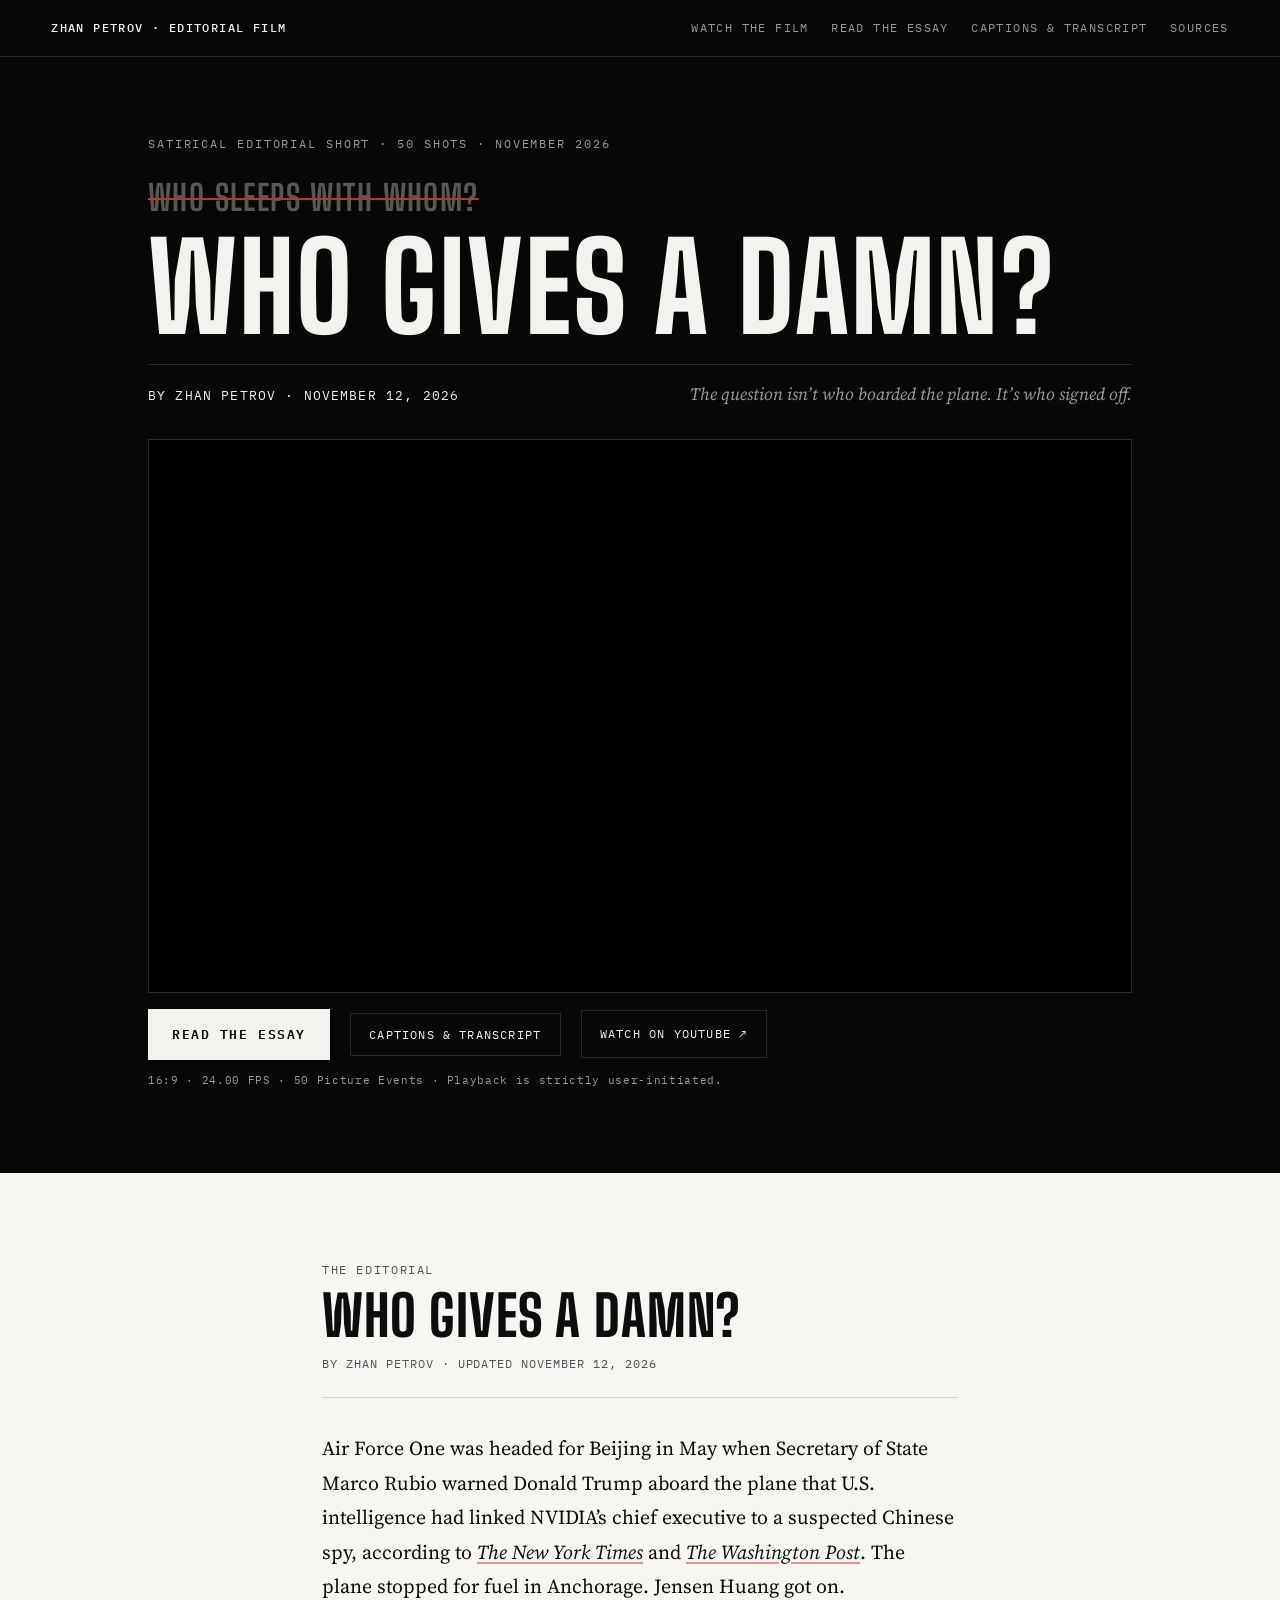
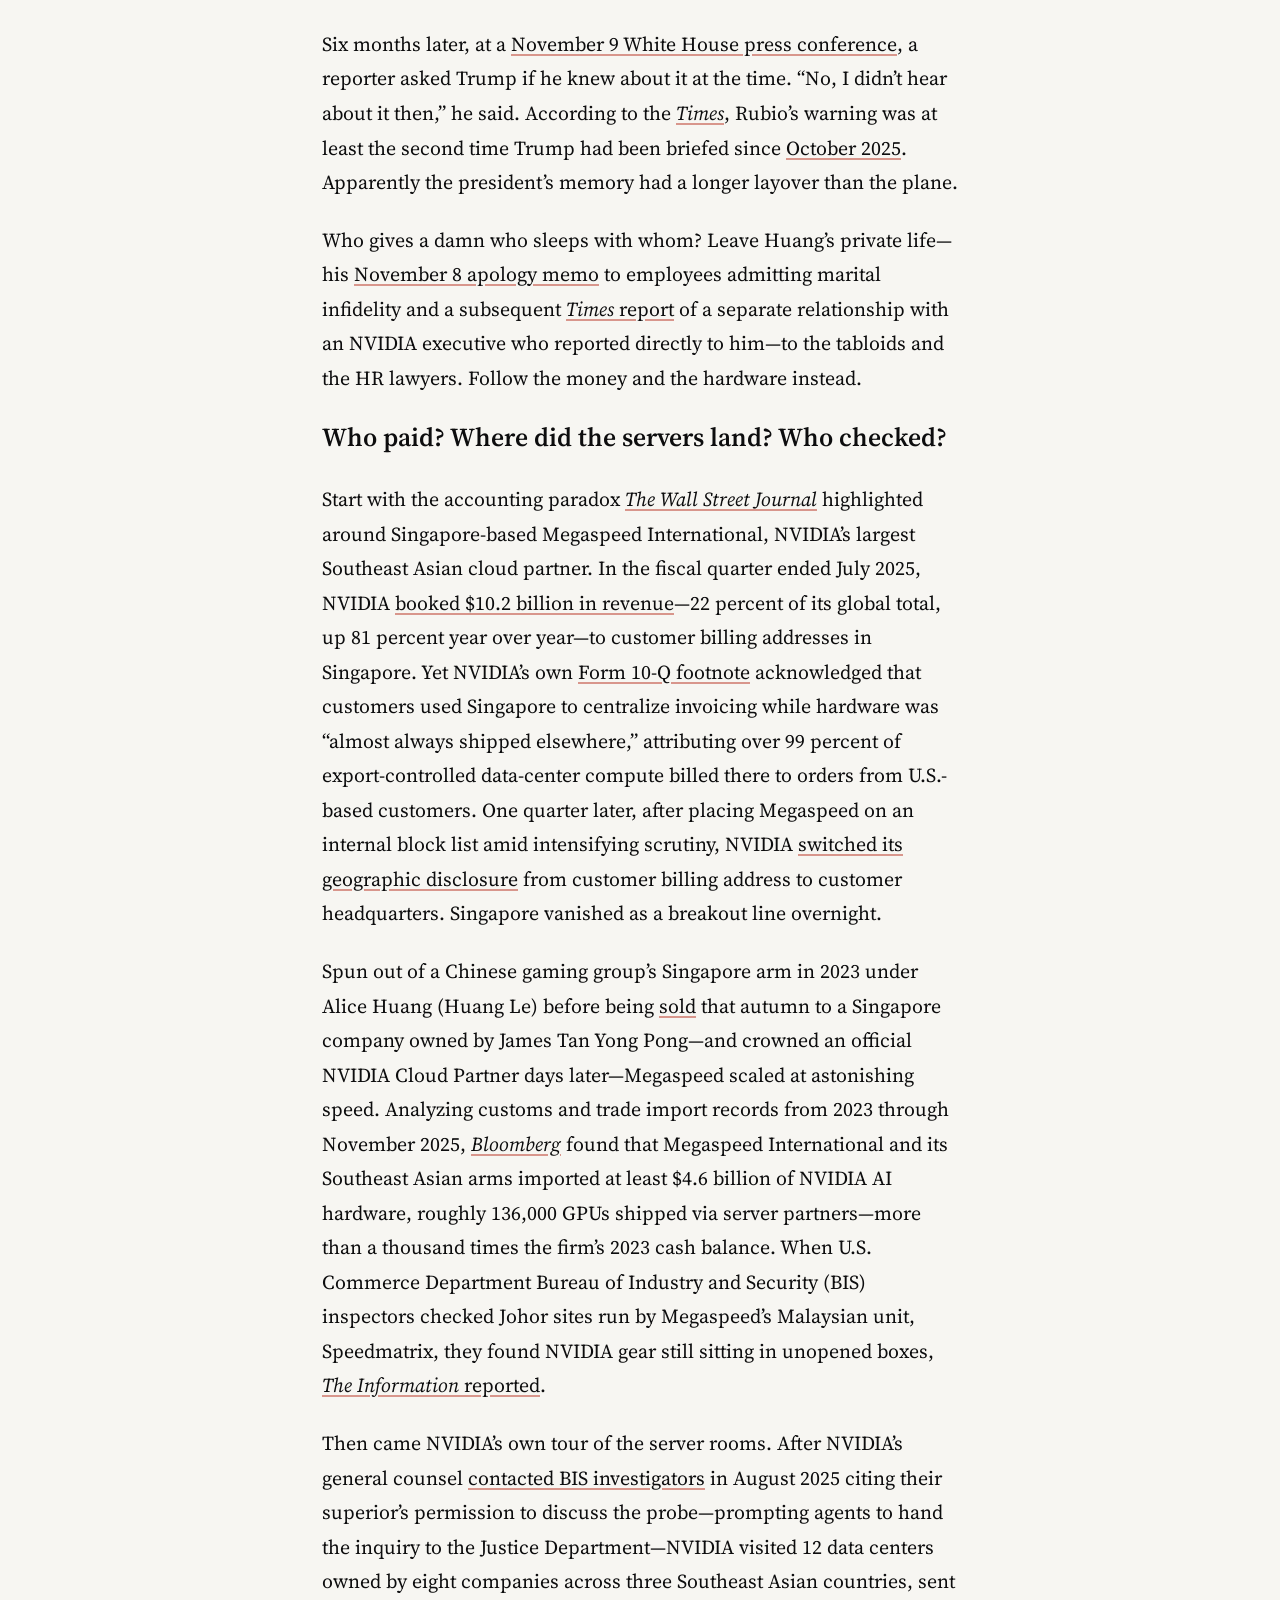
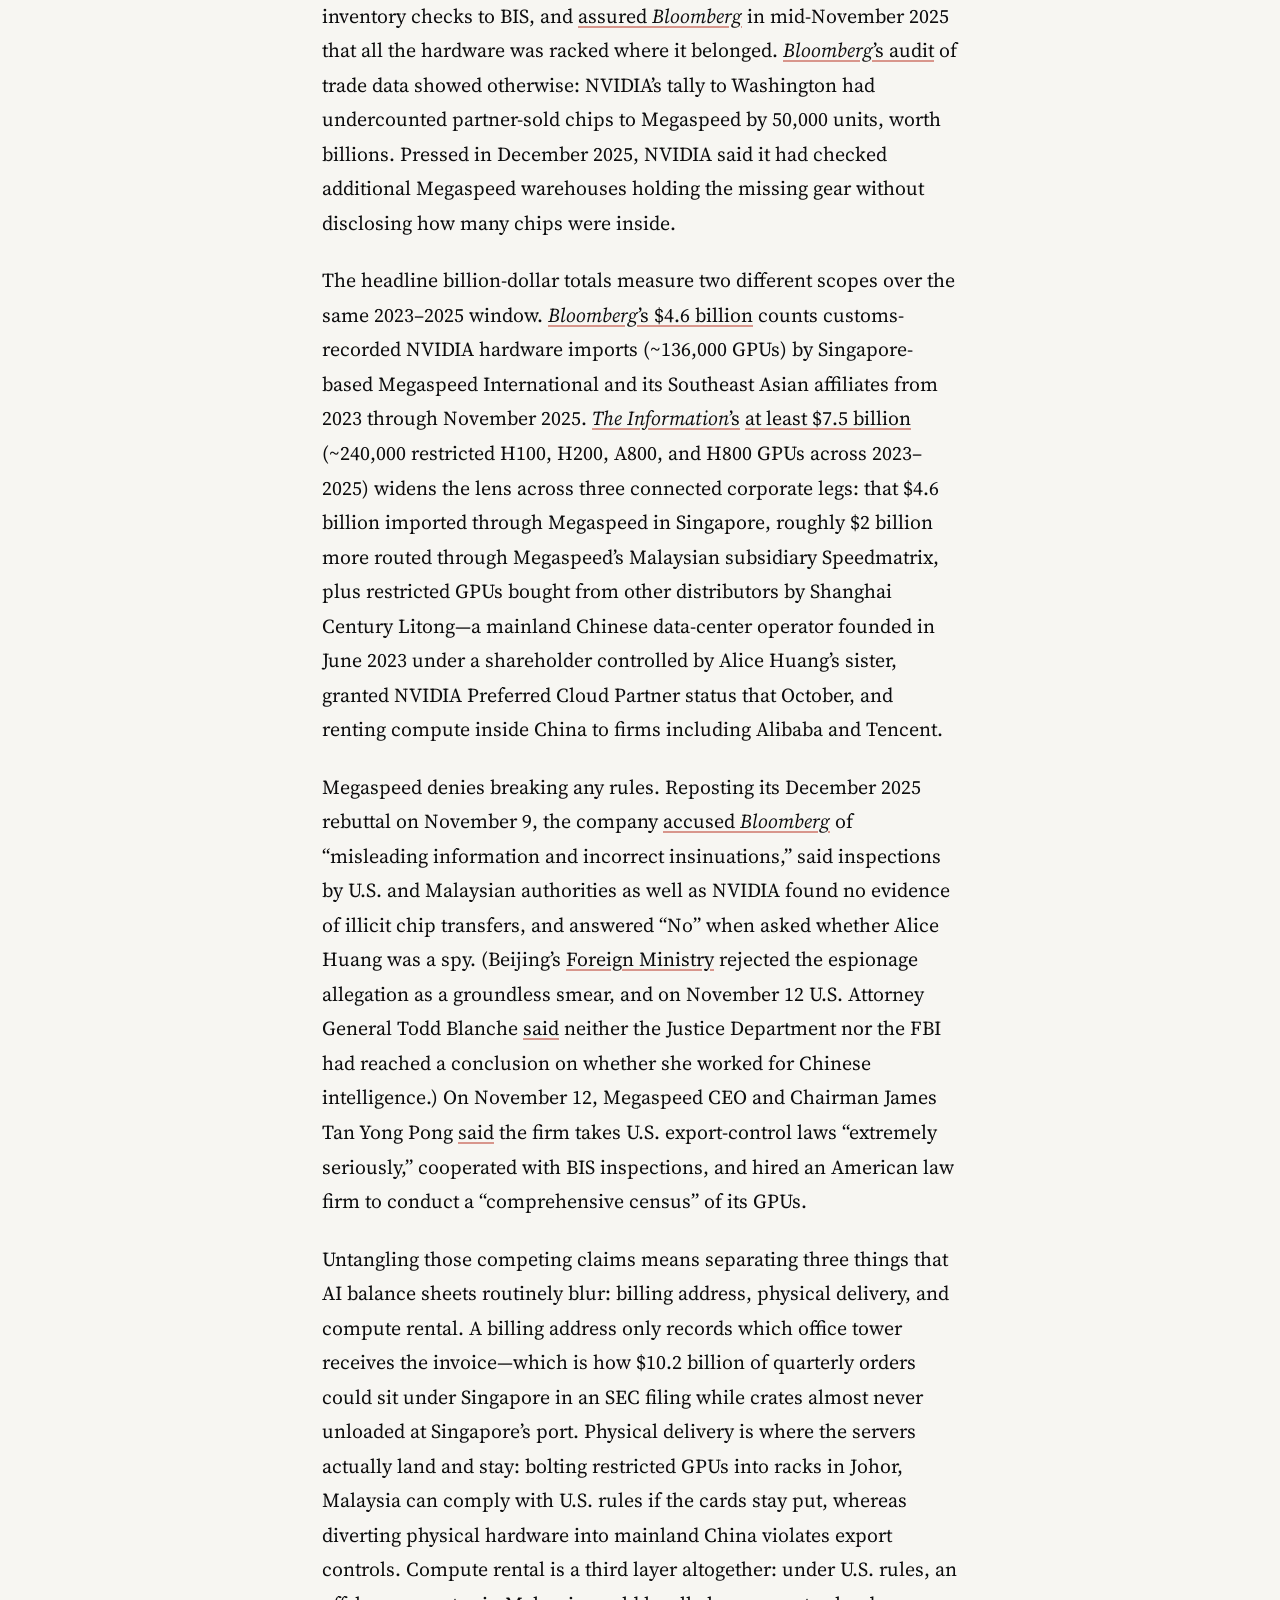
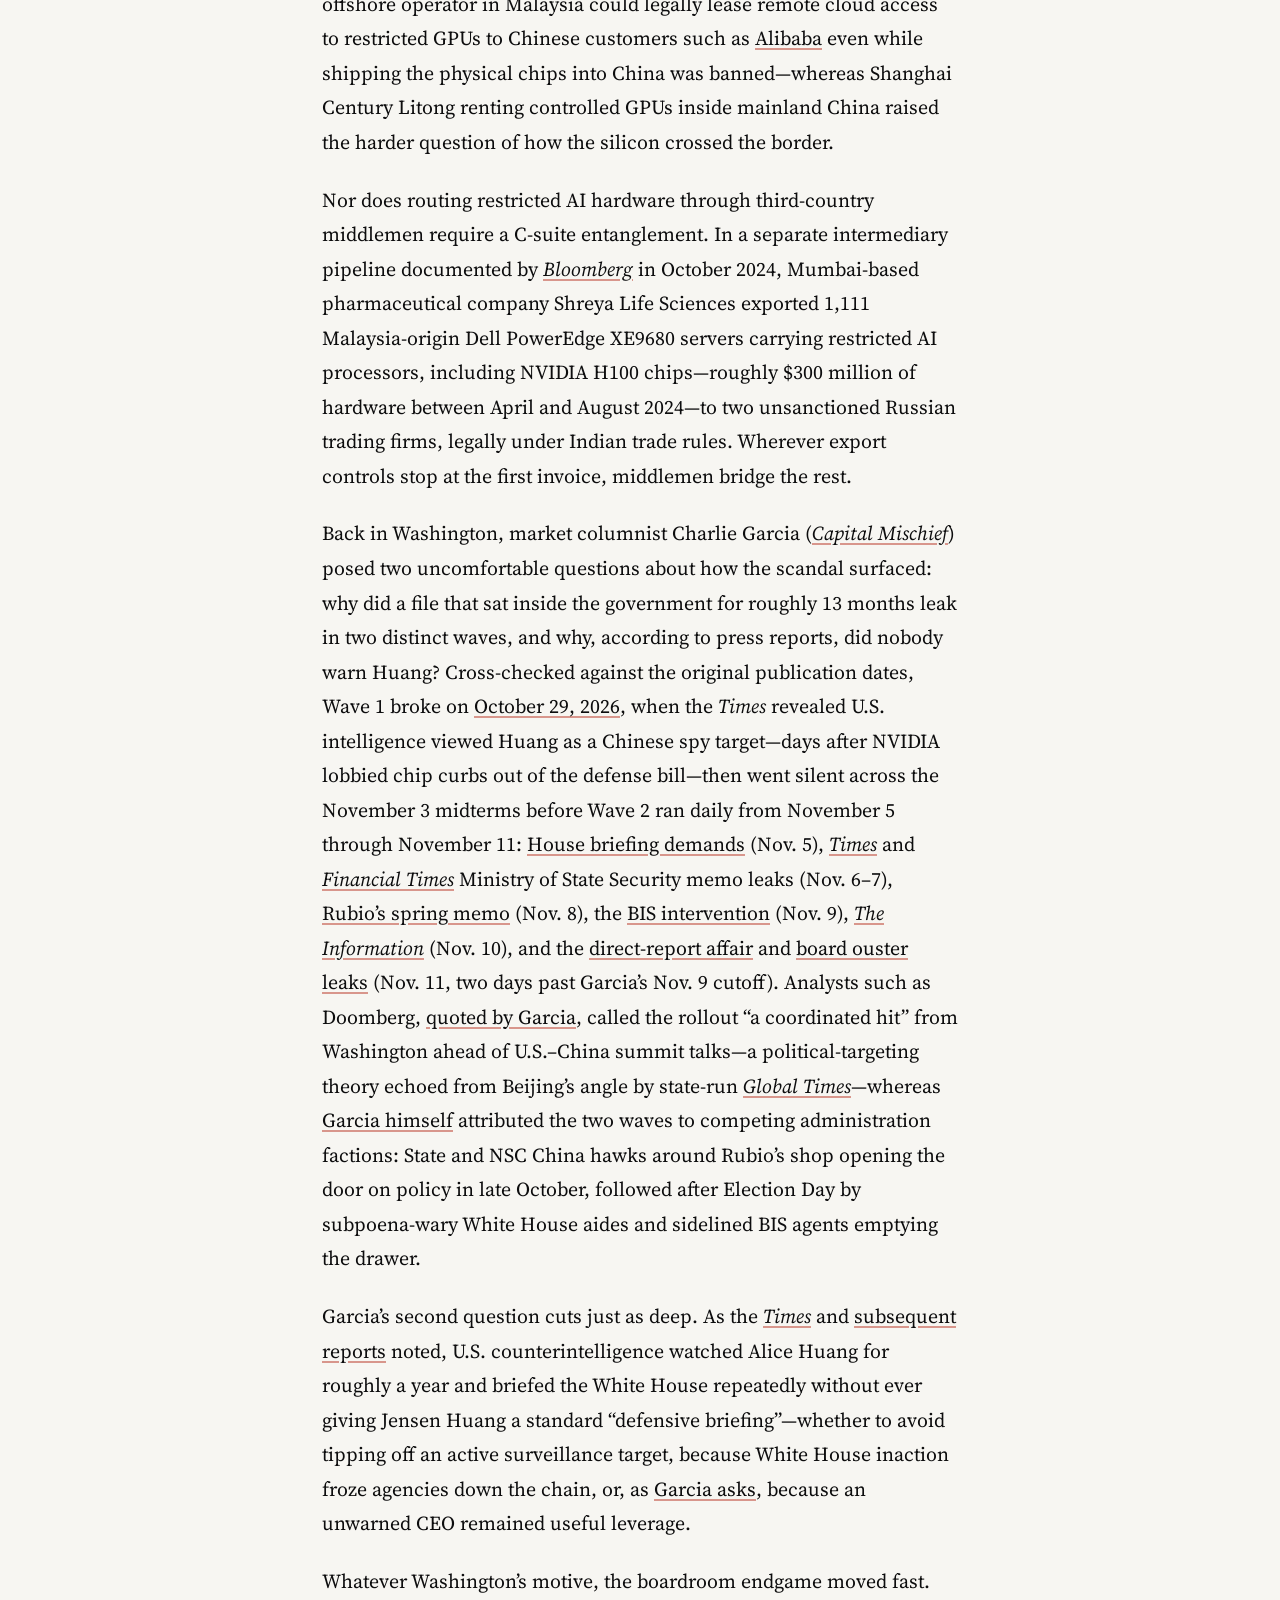
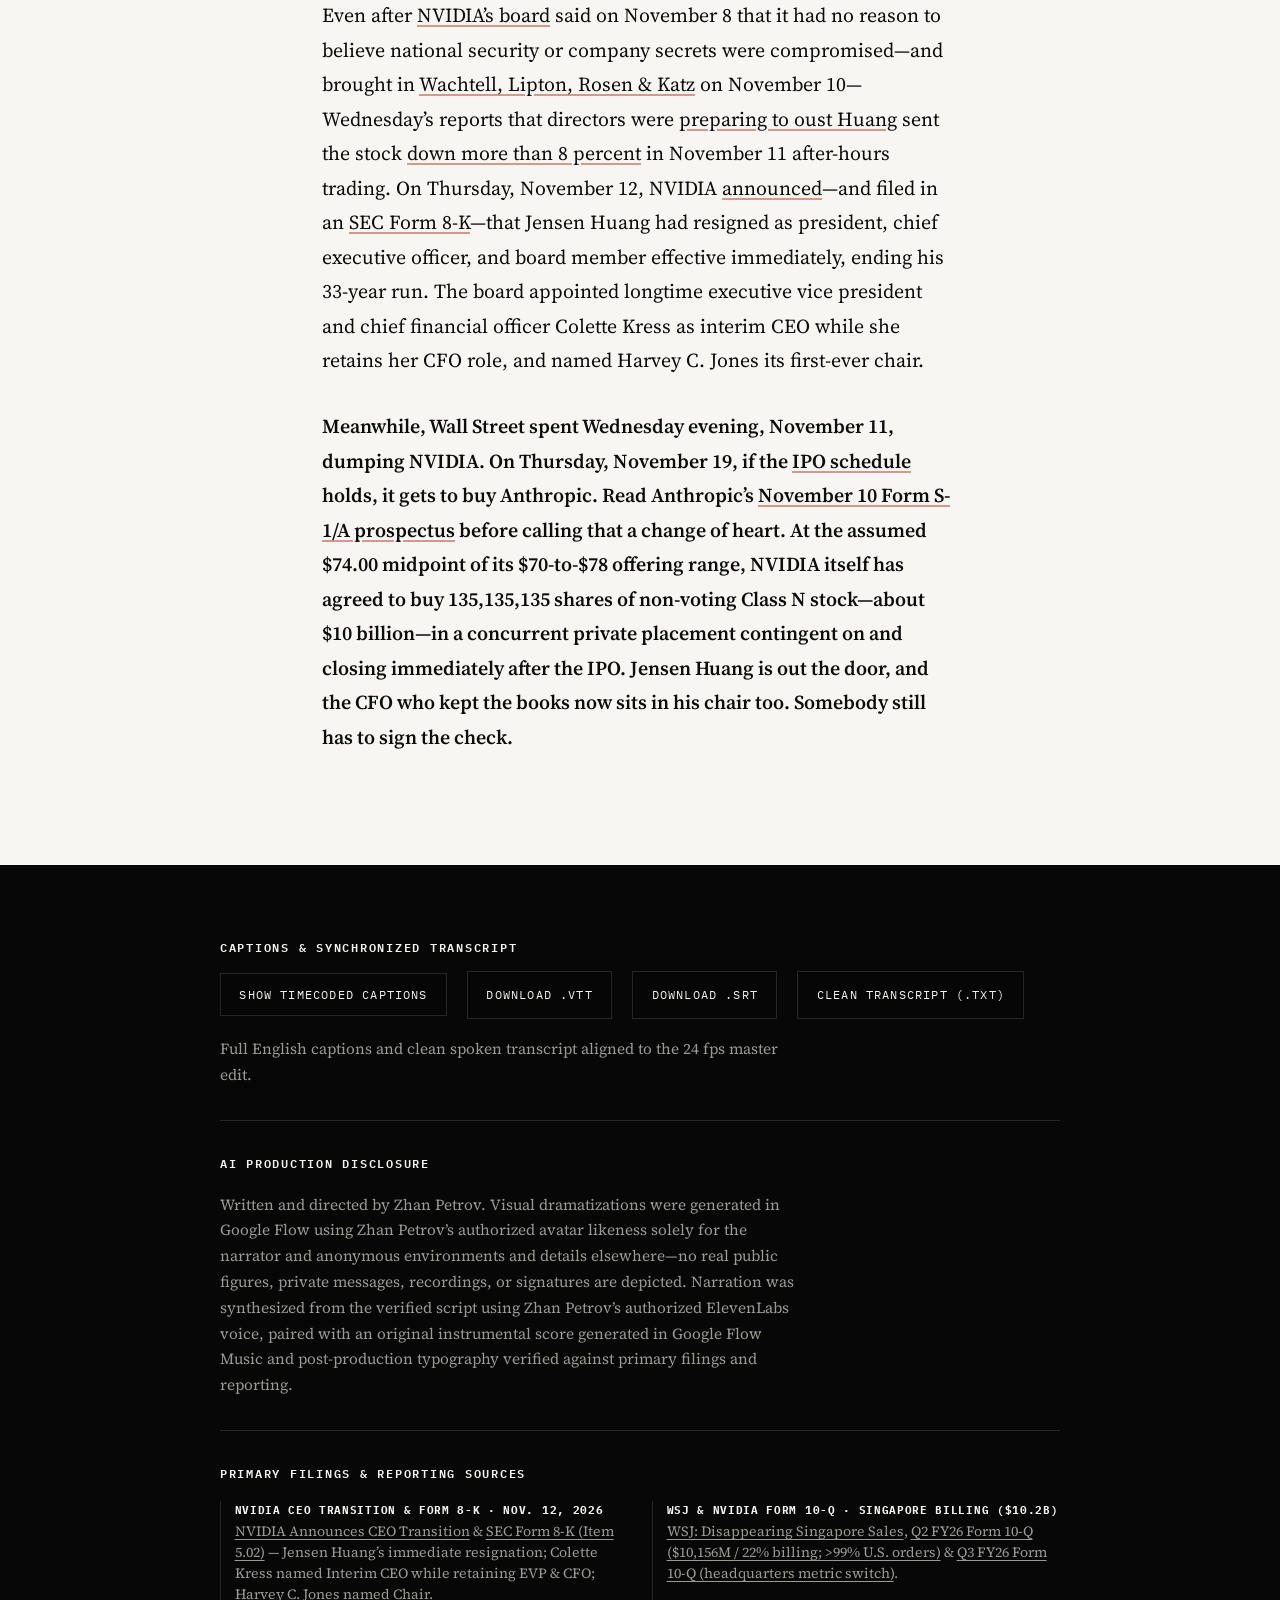
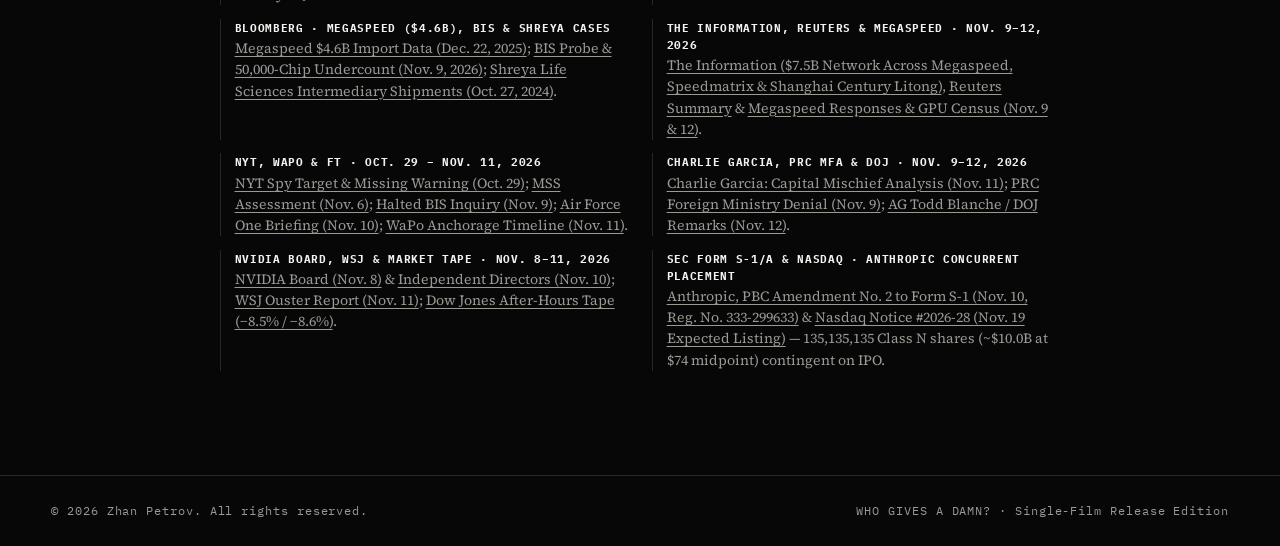
<file: index.html>
<!DOCTYPE html>
<html lang="en">
<head>
  <meta charset="utf-8" />
  <meta name="viewport" content="width=device-width, initial-scale=1" />
  <title>WHO GIVES A DAMN? — A Short Film &amp; Editorial by Zhan Petrov</title>
  <meta name="description" content="From 'Who sleeps with whom?' to 'Who signed off?' — A five-minute satirical editorial film and essay by Zhan Petrov." />
  <meta property="og:title" content="WHO GIVES A DAMN? — Zhan Petrov" />
  <meta property="og:description" content="Jensen Huang is out the door. Somebody still has to sign the check." />
  <meta property="og:type" content="website" />
  <meta property="og:image" content="assets/cover.jpg" />
  <link rel="preconnect" href="https://fonts.googleapis.com" />
  <link rel="preconnect" href="https://fonts.gstatic.com" crossorigin />
  <link href="https://fonts.googleapis.com/css2?family=Big+Shoulders+Display:wght@700;800&amp;family=IBM+Plex+Mono:wght@400;500;600&amp;family=Source+Serif+4:ital,opsz,wght@0,8..60,400;0,8..60,600;1,8..60,400&amp;display=swap" rel="stylesheet" />
  <link rel="stylesheet" href="styles.css" />
</head>
<body>
  <header class="site-nav">
    <a class="site-nav__brand" href="index.html">Zhan Petrov · Editorial Film</a>
    <nav class="site-nav__links" aria-label="Primary">
      <a href="watch.html">Watch the Film</a>
      <a href="#article">Read the Essay</a>
      <a href="#transcript">Captions &amp; Transcript</a>
      <a href="#sources">Sources</a>
    </nav>
  </header>

  <main>
    <section class="hero" aria-labelledby="film-title">
      <p class="hero__kicker">Satirical Editorial Short &middot; 50 Shots &middot; November 2026</p>
      <p class="hero__distraction" aria-hidden="true">Who sleeps with whom?</p>
      <h1 id="film-title" class="hero__title">Who Gives a Damn?</h1>

      <div class="hero__meta-row">
        <span class="hero__byline">By Zhan Petrov &middot; November 12, 2026</span>
        <p class="hero__subquestion">The question isn’t who boarded the plane. It’s who signed off.</p>
      </div>

      <div class="vf-gate is-direct-embed" id="film-gate">
        <iframe
          class="yt-embed"
          src="https://www.youtube.com/embed/7Q_azoXi0Jw?rel=0&amp;modestbranding=1"
          title="WHO GIVES A DAMN? — A Short Film by Zhan Petrov"
          allow="accelerometer; clipboard-write; encrypted-media; gyroscope; picture-in-picture; web-share"
          referrerpolicy="strict-origin-when-cross-origin"
          allowfullscreen
        ></iframe>
      </div>
      <div class="watch-cta-group" style="margin-top: 1rem;">
        <a class="btn-watch" href="#article">Read the Essay</a>
        <button class="btn-secondary" type="button" id="toggle-transcript-hero" aria-expanded="false" aria-controls="transcript-panel">
          Captions &amp; Transcript
        </button>
        <a class="btn-secondary" href="https://youtu.be/7Q_azoXi0Jw" target="_blank" rel="noopener noreferrer">
          Watch on YouTube &nearr;
        </a>
      </div>
      <p class="vf-caption">
        16:9 &middot; 24.00 FPS &middot; 50 Picture Events &middot; Playback is strictly user-initiated.
      </p>
    </section>

    <section id="article" class="paper-surface" aria-labelledby="essay-heading">
      <article class="article-wrap">
        <header class="article-header">
          <p class="article-label">The Editorial</p>
          <h2 id="essay-heading" class="article-headline">Who Gives a Damn?</h2>
          <p class="article-byline">By Zhan Petrov · Updated November 12, 2026</p>
        </header>

        <div class="editorial-body">
          <p>
            Air Force One was headed for Beijing in May when Secretary of State Marco Rubio warned Donald Trump aboard the plane that U.S. intelligence had linked NVIDIA’s chief executive to a suspected Chinese spy, according to <a href="https://www.nytimes.com/2026/11/10/us/politics/trump-china-trip-nvidia.html" target="_blank" rel="noopener noreferrer"><em>The New York Times</em></a> and <a href="https://www.washingtonpost.com/politics/2026/11/11/spy-scandal-shows-contradictions-trump-china-policies/" target="_blank" rel="noopener noreferrer"><em>The Washington Post</em></a>. The plane stopped for fuel in Anchorage. Jensen Huang got on.
          </p>

          <p>
            Six months later, at a <a href="https://www.nytimes.com/2026/11/10/us/politics/trump-china-trip-nvidia.html" target="_blank" rel="noopener noreferrer">November 9 White House press conference</a>, a reporter asked Trump if he knew about it at the time. “No, I didn’t hear about it then,” he said. According to the <a href="https://www.nytimes.com/2026/11/10/us/politics/trump-china-trip-nvidia.html" target="_blank" rel="noopener noreferrer"><em>Times</em></a>, Rubio’s warning was at least the second time Trump had been briefed since <a href="https://www.nytimes.com/2026/10/29/us/politics/nvidia-china-jensen-huang-trump.html" target="_blank" rel="noopener noreferrer">October 2025</a>. Apparently the president’s memory had a longer layover than the plane.
          </p>

          <p>
            Who gives a damn who sleeps with whom? Leave Huang’s private life—his <a href="https://www.axios.com/2026/11/08/nvidia-ceo-jensen-huang-admits-affair-board-to-launch-investigation" target="_blank" rel="noopener noreferrer">November 8 apology memo</a> to employees admitting marital infidelity and a subsequent <a href="https://www.nytimes.com/2026/11/11/technology/jensen-huang-nvidia-affair.html" target="_blank" rel="noopener noreferrer"><em>Times</em> report</a> of a separate relationship with an NVIDIA executive who reported directly to him—to the tabloids and the HR lawyers. Follow the money and the hardware instead.
          </p>

          <p class="lead-stanza">
            Who paid? Where did the servers land? Who checked?
          </p>

          <p>
            Start with the accounting paradox <a href="https://www.wsj.com/business/earnings/nvidias-disappearing-singapore-sales-deepen-mystery-around-megaspeed-7d483180" target="_blank" rel="noopener noreferrer"><em>The Wall Street Journal</em></a> highlighted around Singapore-based Megaspeed International, NVIDIA’s largest Southeast Asian cloud partner. In the fiscal quarter ended July 2025, NVIDIA <a href="https://www.sec.gov/Archives/edgar/data/1045810/000104581025000209/nvda-20250727.htm" target="_blank" rel="noopener noreferrer">booked $10.2 billion in revenue</a>—22 percent of its global total, up 81 percent year over year—to customer billing addresses in Singapore. Yet NVIDIA’s own <a href="https://www.sec.gov/Archives/edgar/data/1045810/000104581025000209/nvda-20250727.htm" target="_blank" rel="noopener noreferrer">Form 10-Q footnote</a> acknowledged that customers used Singapore to centralize invoicing while hardware was “almost always shipped elsewhere,” attributing over 99 percent of export-controlled data-center compute billed there to orders from U.S.-based customers. One quarter later, after placing Megaspeed on an internal block list amid intensifying scrutiny, NVIDIA <a href="https://www.sec.gov/Archives/edgar/data/1045810/000104581025000230/nvda-20251026.htm" target="_blank" rel="noopener noreferrer">switched its geographic disclosure</a> from customer billing address to customer headquarters. Singapore vanished as a breakout line overnight.
          </p>

          <p>
            Spun out of a Chinese gaming group’s Singapore arm in 2023 under Alice Huang (Huang Le) before being <a href="https://www.reuters.com/world/china/what-we-know-about-megaspeed-singapore-based-customer-nvidia-2026-11-10/" target="_blank" rel="noopener noreferrer">sold</a> that autumn to a Singapore company owned by James Tan Yong Pong—and crowned an official NVIDIA Cloud Partner days later—Megaspeed scaled at astonishing speed. Analyzing customs and trade import records from 2023 through November 2025, <a href="https://www.bloomberg.com/news/features/2025-12-22/nvidia-partner-megaspeed-draws-china-chip-smuggling-concerns-in-us" target="_blank" rel="noopener noreferrer"><em>Bloomberg</em></a> found that Megaspeed International and its Southeast Asian arms imported at least $4.6 billion of NVIDIA AI hardware, roughly 136,000 GPUs shipped via server partners—more than a thousand times the firm’s 2023 cash balance. When U.S. Commerce Department Bureau of Industry and Security (BIS) inspectors checked Johor sites run by Megaspeed’s Malaysian unit, Speedmatrix, they found NVIDIA gear still sitting in unopened boxes, <a href="https://www.theinformation.com/articles/jensen-huangs-yearslong-ties-alice-huang-enabled-nvidia-chip-sales-china" target="_blank" rel="noopener noreferrer"><em>The Information</em> reported</a>.
          </p>

          <p>
            Then came NVIDIA’s own tour of the server rooms. After NVIDIA’s general counsel <a href="https://www.nytimes.com/2026/11/09/business/economy/nvidia-megaspeed-investigation-huang.html" target="_blank" rel="noopener noreferrer">contacted BIS investigators</a> in August 2025 citing their superior’s permission to discuss the probe—prompting agents to hand the inquiry to the Justice Department—NVIDIA visited 12 data centers owned by eight companies across three Southeast Asian countries, sent inventory checks to BIS, and <a href="https://www.bloomberg.com/news/articles/2026-11-09/nvidia-intervened-in-us-probe-of-megaspeed-chip-smuggling" target="_blank" rel="noopener noreferrer">assured <em>Bloomberg</em></a> in mid-November 2025 that all the hardware was racked where it belonged. <a href="https://www.bloomberg.com/news/articles/2026-11-09/nvidia-intervened-in-us-probe-of-megaspeed-chip-smuggling" target="_blank" rel="noopener noreferrer"><em>Bloomberg</em>’s audit</a> of trade data showed otherwise: NVIDIA’s tally to Washington had undercounted partner-sold chips to Megaspeed by 50,000 units, worth billions. Pressed in December 2025, NVIDIA said it had checked additional Megaspeed warehouses holding the missing gear without disclosing how many chips were inside.
          </p>

          <p>
            The headline billion-dollar totals measure two different scopes over the same 2023–2025 window. <a href="https://www.bloomberg.com/news/features/2025-12-22/nvidia-partner-megaspeed-draws-china-chip-smuggling-concerns-in-us" target="_blank" rel="noopener noreferrer"><em>Bloomberg</em>’s $4.6 billion</a> counts customs-recorded NVIDIA hardware imports (~136,000 GPUs) by Singapore-based Megaspeed International and its Southeast Asian affiliates from 2023 through November 2025. <a href="https://www.theinformation.com/articles/jensen-huangs-yearslong-ties-alice-huang-enabled-nvidia-chip-sales-china" target="_blank" rel="noopener noreferrer"><em>The Information</em>’s</a> <a href="https://www.reuters.com/world/china/nvidia-ceos-affair-aided-75-billion-chip-shipments-china-information-reports-2026-11-10/" target="_blank" rel="noopener noreferrer">at least $7.5 billion</a> (~240,000 restricted H100, H200, A800, and H800 GPUs across 2023–2025) widens the lens across three connected corporate legs: that $4.6 billion imported through Megaspeed in Singapore, roughly $2 billion more routed through Megaspeed’s Malaysian subsidiary Speedmatrix, plus restricted GPUs bought from other distributors by Shanghai Century Litong—a mainland Chinese data-center operator founded in June 2023 under a shareholder controlled by Alice Huang’s sister, granted NVIDIA Preferred Cloud Partner status that October, and renting compute inside China to firms including Alibaba and Tencent.
          </p>

          <p>
            Megaspeed denies breaking any rules. Reposting its December 2025 rebuttal on November 9, the company <a href="https://www.channelnewsasia.com/business/nvidia-megaspeed-cooperated-us-inspections-6545611" target="_blank" rel="noopener noreferrer">accused <em>Bloomberg</em></a> of “misleading information and incorrect insinuations,” said inspections by U.S. and Malaysian authorities as well as NVIDIA found no evidence of illicit chip transfers, and answered “No” when asked whether Alice Huang was a spy. (Beijing’s <a href="https://www.fmprc.gov.cn/eng/xw/fyrbt/202611/t20261109_12056171.html" target="_blank" rel="noopener noreferrer">Foreign Ministry</a> rejected the espionage allegation as a groundless smear, and on November 12 U.S. Attorney General Todd Blanche <a href="https://www.cnn.com/2026/11/12/politics/alice-huang-nvidia-intelligence-china" target="_blank" rel="noopener noreferrer">said</a> neither the Justice Department nor the FBI had reached a conclusion on whether she worked for Chinese intelligence.) On November 12, Megaspeed CEO and Chairman James Tan Yong Pong <a href="https://www.channelnewsasia.com/business/nvidia-megaspeed-cooperated-us-inspections-6545611" target="_blank" rel="noopener noreferrer">said</a> the firm takes U.S. export-control laws “extremely seriously,” cooperated with BIS inspections, and hired an American law firm to conduct a “comprehensive census” of its GPUs.
          </p>

          <p>
            Untangling those competing claims means separating three things that AI balance sheets routinely blur: billing address, physical delivery, and compute rental. A billing address only records which office tower receives the invoice—which is how $10.2 billion of quarterly orders could sit under Singapore in an SEC filing while crates almost never unloaded at Singapore’s port. Physical delivery is where the servers actually land and stay: bolting restricted GPUs into racks in Johor, Malaysia can comply with U.S. rules if the cards stay put, whereas diverting physical hardware into mainland China violates export controls. Compute rental is a third layer altogether: under U.S. rules, an offshore operator in Malaysia could legally lease remote cloud access to restricted GPUs to Chinese customers such as <a href="https://theedgemalaysia.com/node/825436" target="_blank" rel="noopener noreferrer">Alibaba</a> even while shipping the physical chips into China was banned—whereas Shanghai Century Litong renting controlled GPUs inside mainland China raised the harder question of how the silicon crossed the border.
          </p>

          <p>
            Nor does routing restricted AI hardware through third-country middlemen require a C-suite entanglement. In a separate intermediary pipeline documented by <a href="https://www.bloomberg.com/news/features/2024-10-27/russia-is-getting-nvidia-ai-chips-from-an-indian-pharma-company" target="_blank" rel="noopener noreferrer"><em>Bloomberg</em></a> in October 2024, Mumbai-based pharmaceutical company Shreya Life Sciences exported 1,111 Malaysia-origin Dell PowerEdge XE9680 servers carrying restricted AI processors, including NVIDIA H100 chips—roughly $300 million of hardware between April and August 2024—to two unsanctioned Russian trading firms, legally under Indian trade rules. Wherever export controls stop at the first invoice, middlemen bridge the rest.
          </p>

          <p>
            Back in Washington, market columnist Charlie Garcia (<a href="https://charliepgarcia.substack.com/p/jensen-huang-nvidia-leak-suspects-key-man-risk" target="_blank" rel="noopener noreferrer"><em>Capital Mischief</em></a>) posed two uncomfortable questions about how the scandal surfaced: why did a file that sat inside the government for roughly 13 months leak in two distinct waves, and why, according to press reports, did nobody warn Huang? Cross-checked against the original publication dates, Wave 1 broke on <a href="https://www.nytimes.com/2026/10/29/us/politics/nvidia-china-jensen-huang-trump.html" target="_blank" rel="noopener noreferrer">October 29, 2026</a>, when the <em>Times</em> revealed U.S. intelligence viewed Huang as a Chinese spy target—days after NVIDIA lobbied chip curbs out of the defense bill—then went silent across the November 3 midterms before Wave 2 ran daily from November 5 through November 11: <a href="https://www.nytimes.com/2026/11/05/technology/house-republicans-nvidia-jensen-huang-china.html" target="_blank" rel="noopener noreferrer">House briefing demands</a> (Nov. 5), <a href="https://www.nytimes.com/2026/11/06/us/politics/chinese-spy-agency-nvidia-jensen-huang.html" target="_blank" rel="noopener noreferrer"><em>Times</em></a> and <a href="https://www.ft.com/content/fa23a8ad-29bf-4971-aa44-6b25b247c193" target="_blank" rel="noopener noreferrer"><em>Financial Times</em></a> Ministry of State Security memo leaks (Nov. 6–7), <a href="https://www.nytimes.com/2026/11/08/us/politics/rubio-nvidia-ceo-chinese-spy.html" target="_blank" rel="noopener noreferrer">Rubio’s spring memo</a> (Nov. 8), the <a href="https://www.nytimes.com/2026/11/09/business/economy/nvidia-megaspeed-investigation-huang.html" target="_blank" rel="noopener noreferrer">BIS intervention</a> (Nov. 9), <a href="https://www.theinformation.com/articles/jensen-huangs-yearslong-ties-alice-huang-enabled-nvidia-chip-sales-china" target="_blank" rel="noopener noreferrer"><em>The Information</em></a> (Nov. 10), and the <a href="https://www.nytimes.com/2026/11/11/technology/jensen-huang-nvidia-affair.html" target="_blank" rel="noopener noreferrer">direct-report affair</a> and <a href="https://www.wsj.com/business/nvidia-is-preparing-to-oust-nvidia-ceo-jensen-huang-30f421ad" target="_blank" rel="noopener noreferrer">board ouster leaks</a> (Nov. 11, two days past Garcia’s Nov. 9 cutoff). Analysts such as Doomberg, <a href="https://charliepgarcia.substack.com/p/jensen-huang-nvidia-leak-suspects-key-man-risk" target="_blank" rel="noopener noreferrer">quoted by Garcia</a>, called the rollout “a coordinated hit” from Washington ahead of U.S.–China summit talks—a political-targeting theory echoed from Beijing’s angle by state-run <a href="https://www.newsweek.com/chinese-state-paper-suggests-jensen-huang-probe-is-politically-motivated-12699000" target="_blank" rel="noopener noreferrer"><em>Global Times</em></a>—whereas <a href="https://charliepgarcia.substack.com/p/jensen-huang-nvidia-leak-suspects-key-man-risk" target="_blank" rel="noopener noreferrer">Garcia himself</a> attributed the two waves to competing administration factions: State and NSC China hawks around Rubio’s shop opening the door on policy in late October, followed after Election Day by subpoena-wary White House aides and sidelined BIS agents emptying the drawer.
          </p>

          <p>
            Garcia’s second question cuts just as deep. As the <a href="https://www.nytimes.com/2026/10/29/us/politics/nvidia-china-jensen-huang-trump.html" target="_blank" rel="noopener noreferrer"><em>Times</em></a> and <a href="https://economictimes.indiatimes.com/news/international/us/what-is-a-defensive-briefing-and-why-didnt-nvidia-ceo-jensen-huang-get-one-while-us-agencies-were-watching-alice-huang/articleshow/135711277.cms" target="_blank" rel="noopener noreferrer">subsequent reports</a> noted, U.S. counterintelligence watched Alice Huang for roughly a year and briefed the White House repeatedly without ever giving Jensen Huang a standard “defensive briefing”—whether to avoid tipping off an active surveillance target, because White House inaction froze agencies down the chain, or, as <a href="https://charliepgarcia.substack.com/p/jensen-huang-nvidia-leak-suspects-key-man-risk" target="_blank" rel="noopener noreferrer">Garcia asks</a>, because an unwarned CEO remained useful leverage.
          </p>

          <p>
            Whatever Washington’s motive, the boardroom endgame moved fast. Even after <a href="https://nvidianews.nvidia.com/news/statement-from-nvidia-board-of-directors" target="_blank" rel="noopener noreferrer">NVIDIA’s board</a> said on November 8 that it had no reason to believe national security or company secrets were compromised—and brought in <a href="https://nvidianews.nvidia.com/news/statement-from-the-independent-members-of-the-nvidia-board" target="_blank" rel="noopener noreferrer">Wachtell, Lipton, Rosen &amp; Katz</a> on November 10—Wednesday’s reports that directors were <a href="https://www.wsj.com/business/nvidia-is-preparing-to-oust-nvidia-ceo-jensen-huang-30f421ad" target="_blank" rel="noopener noreferrer">preparing to oust Huang</a> sent the stock <a href="https://www.morningstar.com/news/dow-jones/202611119071/nvidia-shares-down-on-wsj-report-board-is-preparing-to-oust-huang" target="_blank" rel="noopener noreferrer">down more than 8 percent</a> in November 11 after-hours trading. On Thursday, November 12, NVIDIA <a href="https://investor.nvidia.com/news/press-release-details/2026/NVIDIA-Announces-CEO-Transition/" target="_blank" rel="noopener noreferrer">announced</a>—and filed in an <a href="https://www.sec.gov/Archives/edgar/data/1045810/000104581026000082/nvda-20261111.htm" target="_blank" rel="noopener noreferrer">SEC Form 8-K</a>—that Jensen Huang had resigned as president, chief executive officer, and board member effective immediately, ending his 33-year run. The board appointed longtime executive vice president and chief financial officer Colette Kress as interim CEO while she retains her CFO role, and named Harvey C. Jones its first-ever chair.
          </p>

          <p class="closing-stanza">
            Meanwhile, Wall Street spent Wednesday evening, November 11, dumping NVIDIA. On Thursday, November 19, if the <a href="https://www.nasdaqtrader.com/TraderNews.aspx?id=DTN2026-28" target="_blank" rel="noopener noreferrer">IPO schedule</a> holds, it gets to buy Anthropic. Read Anthropic’s <a href="https://www.sec.gov/Archives/edgar/data/2130357/000162828026072484/anthropicpbc-sx1ax2.htm" target="_blank" rel="noopener noreferrer">November 10 Form S-1/A prospectus</a> before calling that a change of heart. At the assumed $74.00 midpoint of its $70-to-$78 offering range, NVIDIA itself has agreed to buy 135,135,135 shares of non-voting Class N stock—about $10 billion—in a concurrent private placement contingent on and closing immediately after the IPO. Jensen Huang is out the door, and the CFO who kept the books now sits in his chair too. Somebody still has to sign the check.
          </p>
        </div>
      </article>
    </section>

    <div class="dossier-wrap">
      <section id="transcript" class="dossier-block" aria-labelledby="transcript-heading">
        <div class="dossier-heading">
          <h2 id="transcript-heading" class="dossier-title">Captions &amp; Synchronized Transcript</h2>
          <div class="watch-cta-group">
            <button class="btn-secondary" type="button" id="toggle-transcript-btn" aria-expanded="false" aria-controls="transcript-panel">
              Show Timecoded Captions
            </button>
            <a class="btn-secondary" href="assets/captions.vtt" download>Download .VTT</a>
            <a class="btn-secondary" href="assets/captions.srt" download>Download .SRT</a>
            <a class="btn-secondary" href="assets/transcript.txt" download>Clean Transcript (.TXT)</a>
          </div>
        </div>
        <p class="disclosure-text">
          Full English captions and clean spoken transcript aligned to the 24 fps master edit.
        </p>
        <div id="transcript-panel" class="transcript-drawer" hidden>
          <ol id="cue-list" class="cue-list">
            <li class="cue-item"><span class="cue-time">00:00 – 05:00</span><span>Loading timecoded captions…</span></li>
          </ol>
        </div>
      </section>

      <section id="disclosure" class="dossier-block" aria-labelledby="disclosure-heading">
        <div class="dossier-heading">
          <h2 id="disclosure-heading" class="dossier-title">AI Production Disclosure</h2>
        </div>
        <p class="disclosure-text">
          Written and directed by Zhan Petrov. Visual dramatizations were generated in Google Flow using Zhan Petrov’s authorized avatar likeness solely for the narrator and anonymous environments and details elsewhere—no real public figures, private messages, recordings, or signatures are depicted. Narration was synthesized from the verified script using Zhan Petrov’s authorized ElevenLabs voice, paired with an original instrumental score generated in Google Flow Music and post-production typography verified against primary filings and reporting.
        </p>
      </section>

      <section id="sources" class="dossier-block" aria-labelledby="sources-heading">
        <div class="dossier-heading">
          <h2 id="sources-heading" class="dossier-title">Primary Filings &amp; Reporting Sources</h2>
        </div>
        <ul class="sources-grid">
          <li>
            <strong>NVIDIA CEO Transition &amp; Form 8-K · Nov. 12, 2026</strong>
            <a href="https://investor.nvidia.com/news/press-release-details/2026/NVIDIA-Announces-CEO-Transition/" target="_blank" rel="noopener noreferrer">NVIDIA Announces CEO Transition</a> &amp; <a href="https://www.sec.gov/Archives/edgar/data/1045810/000104581026000082/nvda-20261111.htm" target="_blank" rel="noopener noreferrer">SEC Form 8-K (Item 5.02)</a> — Jensen Huang’s immediate resignation; Colette Kress named Interim CEO while retaining EVP &amp; CFO; Harvey C. Jones named Chair.
          </li>
          <li>
            <strong>WSJ &amp; NVIDIA Form 10-Q · Singapore Billing ($10.2B)</strong>
            <a href="https://www.wsj.com/business/earnings/nvidias-disappearing-singapore-sales-deepen-mystery-around-megaspeed-7d483180" target="_blank" rel="noopener noreferrer">WSJ: Disappearing Singapore Sales</a>, <a href="https://www.sec.gov/Archives/edgar/data/1045810/000104581025000209/nvda-20250727.htm" target="_blank" rel="noopener noreferrer">Q2 FY26 Form 10-Q ($10,156M / 22% billing; &gt;99% U.S. orders)</a> &amp; <a href="https://www.sec.gov/Archives/edgar/data/1045810/000104581025000230/nvda-20251026.htm" target="_blank" rel="noopener noreferrer">Q3 FY26 Form 10-Q (headquarters metric switch)</a>.
          </li>
          <li>
            <strong>Bloomberg · Megaspeed ($4.6B), BIS &amp; Shreya Cases</strong>
            <a href="https://www.bloomberg.com/news/features/2025-12-22/nvidia-partner-megaspeed-draws-china-chip-smuggling-concerns-in-us" target="_blank" rel="noopener noreferrer">Megaspeed $4.6B Import Data (Dec. 22, 2025)</a>; <a href="https://www.bloomberg.com/news/articles/2026-11-09/nvidia-intervened-in-us-probe-of-megaspeed-chip-smuggling" target="_blank" rel="noopener noreferrer">BIS Probe &amp; 50,000-Chip Undercount (Nov. 9, 2026)</a>; <a href="https://www.bloomberg.com/news/features/2024-10-27/russia-is-getting-nvidia-ai-chips-from-an-indian-pharma-company" target="_blank" rel="noopener noreferrer">Shreya Life Sciences Intermediary Shipments (Oct. 27, 2024)</a>.
          </li>
          <li>
            <strong>The Information, Reuters &amp; Megaspeed · Nov. 9–12, 2026</strong>
            <a href="https://www.theinformation.com/articles/jensen-huangs-yearslong-ties-alice-huang-enabled-nvidia-chip-sales-china" target="_blank" rel="noopener noreferrer">The Information ($7.5B Network Across Megaspeed, Speedmatrix &amp; Shanghai Century Litong)</a>, <a href="https://www.reuters.com/world/china/nvidia-ceos-affair-aided-75-billion-chip-shipments-china-information-reports-2026-11-10/" target="_blank" rel="noopener noreferrer">Reuters Summary</a> &amp; <a href="https://www.channelnewsasia.com/business/nvidia-megaspeed-cooperated-us-inspections-6545611" target="_blank" rel="noopener noreferrer">Megaspeed Responses &amp; GPU Census (Nov. 9 &amp; 12)</a>.
          </li>
          <li>
            <strong>NYT, WaPo &amp; FT · Oct. 29 – Nov. 11, 2026</strong>
            <a href="https://www.nytimes.com/2026/10/29/us/politics/nvidia-china-jensen-huang-trump.html" target="_blank" rel="noopener noreferrer">NYT Spy Target &amp; Missing Warning (Oct. 29)</a>; <a href="https://www.nytimes.com/2026/11/06/us/politics/chinese-spy-agency-nvidia-jensen-huang.html" target="_blank" rel="noopener noreferrer">MSS Assessment (Nov. 6)</a>; <a href="https://www.nytimes.com/2026/11/09/business/economy/nvidia-megaspeed-investigation-huang.html" target="_blank" rel="noopener noreferrer">Halted BIS Inquiry (Nov. 9)</a>; <a href="https://www.nytimes.com/2026/11/10/us/politics/trump-china-trip-nvidia.html" target="_blank" rel="noopener noreferrer">Air Force One Briefing (Nov. 10)</a>; <a href="https://www.washingtonpost.com/politics/2026/11/11/spy-scandal-shows-contradictions-trump-china-policies/" target="_blank" rel="noopener noreferrer">WaPo Anchorage Timeline (Nov. 11)</a>.
          </li>
          <li>
            <strong>Charlie Garcia, PRC MFA &amp; DOJ · Nov. 9–12, 2026</strong>
            <a href="https://charliepgarcia.substack.com/p/jensen-huang-nvidia-leak-suspects-key-man-risk" target="_blank" rel="noopener noreferrer">Charlie Garcia: Capital Mischief Analysis (Nov. 11)</a>; <a href="https://www.fmprc.gov.cn/eng/xw/fyrbt/202611/t20261109_12056171.html" target="_blank" rel="noopener noreferrer">PRC Foreign Ministry Denial (Nov. 9)</a>; <a href="https://www.cnn.com/2026/11/12/politics/alice-huang-nvidia-intelligence-china" target="_blank" rel="noopener noreferrer">AG Todd Blanche / DOJ Remarks (Nov. 12)</a>.
          </li>
          <li>
            <strong>NVIDIA Board, WSJ &amp; Market Tape · Nov. 8–11, 2026</strong>
            <a href="https://nvidianews.nvidia.com/news/statement-from-nvidia-board-of-directors" target="_blank" rel="noopener noreferrer">NVIDIA Board (Nov. 8)</a> &amp; <a href="https://nvidianews.nvidia.com/news/statement-from-the-independent-members-of-the-nvidia-board" target="_blank" rel="noopener noreferrer">Independent Directors (Nov. 10)</a>; <a href="https://www.wsj.com/business/nvidia-is-preparing-to-oust-nvidia-ceo-jensen-huang-30f421ad" target="_blank" rel="noopener noreferrer">WSJ Ouster Report (Nov. 11)</a>; <a href="https://www.morningstar.com/news/dow-jones/202611119071/nvidia-shares-down-on-wsj-report-board-is-preparing-to-oust-huang" target="_blank" rel="noopener noreferrer">Dow Jones After-Hours Tape (−8.5% / −8.6%)</a>.
          </li>
          <li>
            <strong>SEC Form S-1/A &amp; Nasdaq · Anthropic Concurrent Placement</strong>
            <a href="https://www.sec.gov/Archives/edgar/data/2130357/000162828026072484/anthropicpbc-sx1ax2.htm" target="_blank" rel="noopener noreferrer">Anthropic, PBC Amendment No. 2 to Form S-1 (Nov. 10, Reg. No. 333-299633)</a> &amp; <a href="https://www.nasdaqtrader.com/TraderNews.aspx?id=DTN2026-28" target="_blank" rel="noopener noreferrer">Nasdaq Notice #2026-28 (Nov. 19 Expected Listing)</a> — 135,135,135 Class N shares (~$10.0B at $74 midpoint) contingent on IPO.
          </li>
        </ul>
      </section>
    </div>
  </main>

  <footer class="site-footer">
    <span>&copy; 2026 Zhan Petrov. All rights reserved.</span>
    <span>WHO GIVES A DAMN? · Single-Film Release Edition</span>
  </footer>

  <script src="config.js"></script>
  <script src="site.js"></script>
</body>
</html>
</file>
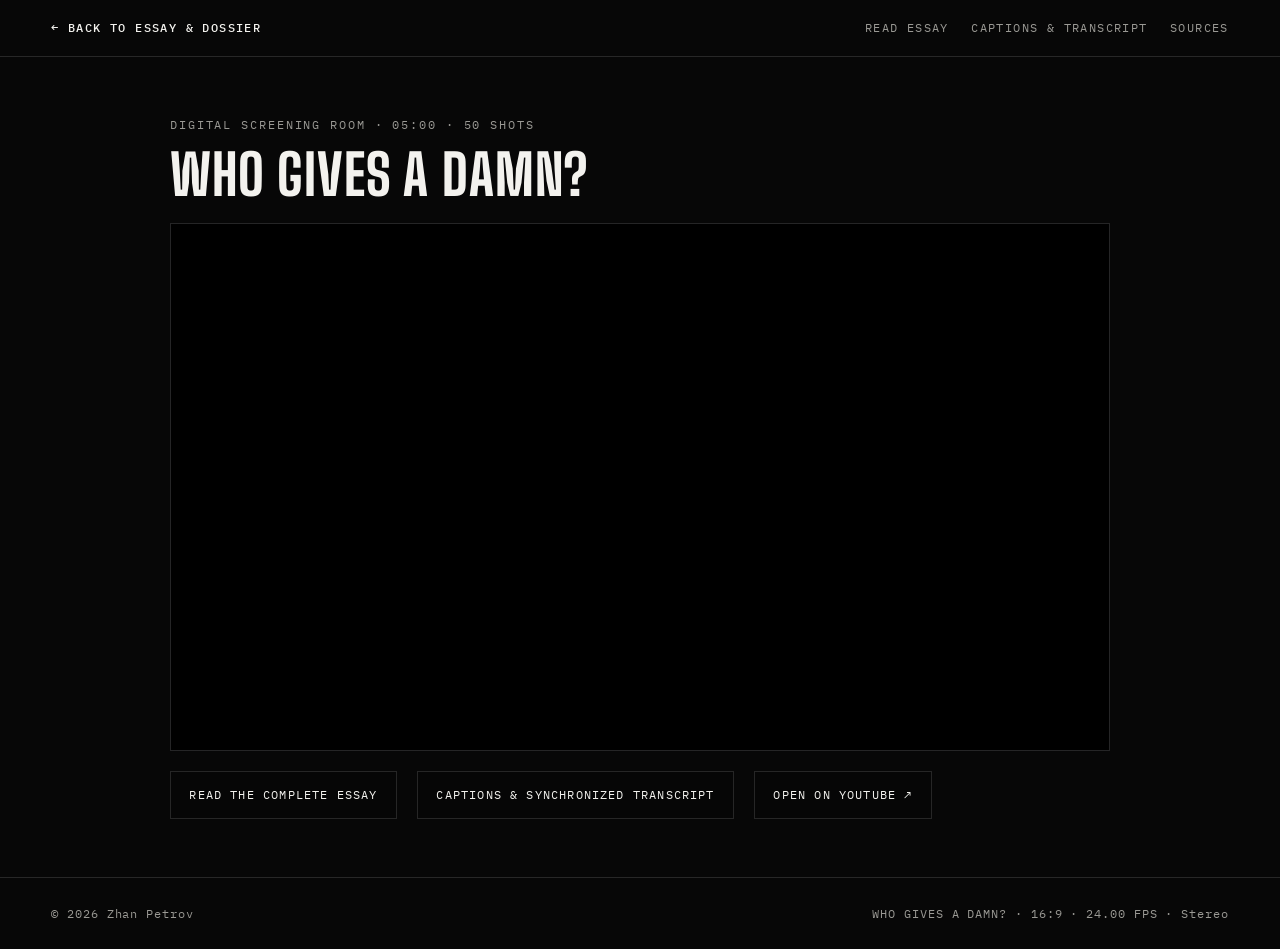
<file: watch.html>
<!DOCTYPE html>
<html lang="en">
<head>
  <meta charset="utf-8" />
  <meta name="viewport" content="width=device-width, initial-scale=1" />
  <title>Screening Room — WHO GIVES A DAMN? &middot; Zhan Petrov</title>
  <meta name="description" content="Watch Zhan Petrov's five-minute satirical editorial short film WHO GIVES A DAMN?" />
  <link rel="preconnect" href="https://fonts.googleapis.com" />
  <link rel="preconnect" href="https://fonts.gstatic.com" crossorigin />
  <link href="https://fonts.googleapis.com/css2?family=Big+Shoulders+Display:wght@700;800&amp;family=IBM+Plex+Mono:wght@400;500;600&amp;family=Source+Serif+4:ital,opsz,wght@0,8..60,400;0,8..60,600;1,8..60,400&amp;display=swap" rel="stylesheet" />
  <link rel="stylesheet" href="styles.css" />
</head>
<body>
  <header class="site-nav">
    <a class="site-nav__brand" href="index.html">&larr; Back to Essay &amp; Dossier</a>
    <nav class="site-nav__links" aria-label="Screening navigation">
      <a href="index.html#article">Read Essay</a>
      <a href="index.html#transcript">Captions &amp; Transcript</a>
      <a href="index.html#sources">Sources</a>
    </nav>
  </header>

  <main class="screening-shell">
    <p class="hero__kicker">Digital Screening Room &middot; 05:00 &middot; 50 Shots</p>
    <h1 class="article-headline" style="color: var(--chalk); margin-bottom: 1.2rem;">Who Gives a Damn?</h1>

    <div class="player-stage" id="player-stage">
      <iframe
        class="yt-embed"
        src="https://www.youtube.com/embed/7Q_azoXi0Jw?rel=0&amp;modestbranding=1"
        title="WHO GIVES A DAMN? — A Short Film by Zhan Petrov"
        allow="accelerometer; clipboard-write; encrypted-media; gyroscope; picture-in-picture; web-share"
        referrerpolicy="strict-origin-when-cross-origin"
        allowfullscreen
      ></iframe>
    </div>

    <div class="watch-cta-group" style="margin-top: 1.25rem;">
      <a class="btn-secondary" href="index.html#article">Read the Complete Essay</a>
      <a class="btn-secondary" href="index.html#transcript">Captions &amp; Synchronized Transcript</a>
      <a class="btn-secondary" href="https://youtu.be/7Q_azoXi0Jw" target="_blank" rel="noopener noreferrer">Open on YouTube &nearr;</a>
    </div>
  </main>

  <footer class="site-footer">
    <span>&copy; 2026 Zhan Petrov</span>
    <span>WHO GIVES A DAMN? &middot; 16:9 &middot; 24.00 FPS &middot; Stereo</span>
  </footer>

  <script src="config.js"></script>
  <script src="site.js"></script>
</body>
</html>
</file>
<file: styles.css>
:root {
  --void: #070707;
  --void-elevated: #0f1012;
  --paper: #f7f6f2;
  --paper-warm: #efede6;
  --ink: #0d0d0e;
  --ink-muted: #525258;
  --chalk: #f3f2ee;
  --chalk-dim: #9a9994;
  --signal-amber: #d49b38;
  --signal-red: #b93829;
  --rule-dark: rgba(255, 255, 255, 0.13);
  --rule-light: rgba(13, 13, 14, 0.14);
  --font-display: "Big Shoulders Display", "Arial Narrow", Impact, sans-serif;
  --font-serif: "Source Serif 4", Georgia, "Times New Roman", serif;
  --font-mono: "IBM Plex Mono", ui-monospace, SFMono-Regular, Menlo, monospace;
}

*,
*::before,
*::after {
  box-sizing: border-box;
}

html {
  scroll-behavior: smooth;
  -webkit-text-size-adjust: 100%;
  overflow-x: hidden;
}

body {
  margin: 0;
  max-width: 100vw;
  overflow-x: hidden;
  background-color: var(--void);
  color: var(--chalk);
  font-family: var(--font-serif);
  line-height: 1.68;
  text-rendering: optimizeLegibility;
  -webkit-font-smoothing: antialiased;
}

[hidden] {
  display: none !important;
}

a {
  color: inherit;
  text-underline-offset: 3px;
}

/* Top Masthead Bar */
.site-nav {
  display: flex;
  justify-content: space-between;
  align-items: center;
  padding: 1.15rem clamp(1.2rem, 4vw, 3.2rem);
  border-bottom: 1px solid var(--rule-dark);
  font-family: var(--font-mono);
  font-size: 0.73rem;
  letter-spacing: 0.12em;
  text-transform: uppercase;
  color: var(--chalk-dim);
}

.site-nav__brand {
  text-decoration: none;
  color: var(--chalk);
  font-weight: 500;
}

.site-nav__links {
  display: flex;
  gap: 1.4rem;
  flex-wrap: wrap;
}

.site-nav__links a {
  text-decoration: none;
  transition: color 0.18s ease;
}

.site-nav__links a:hover,
.site-nav__links a:focus-visible {
  color: var(--chalk);
}

/* Hero / Thesis Pivot + Viewfinder Gate */
.hero {
  max-width: 1080px;
  margin: 0 auto;
  padding: clamp(2.4rem, 6vw, 4.8rem) clamp(1.2rem, 4vw, 3rem) clamp(2.8rem, 6vw, 4.5rem);
}

.hero__kicker {
  font-family: var(--font-mono);
  font-size: 0.74rem;
  letter-spacing: 0.16em;
  text-transform: uppercase;
  color: var(--chalk-dim);
  margin: 0 0 0.85rem;
}

.hero__distraction {
  font-family: var(--font-display);
  font-weight: 700;
  font-size: clamp(1.35rem, 3vw, 2.2rem);
  letter-spacing: 0.04em;
  text-transform: uppercase;
  color: rgba(243, 242, 238, 0.34);
  text-decoration: line-through;
  text-decoration-color: var(--signal-red);
  text-decoration-thickness: 2px;
  margin: 0 0 0.35rem;
}

.hero__title {
  font-family: var(--font-display);
  font-weight: 800;
  font-size: clamp(3.4rem, 9.6vw, 7.6rem);
  line-height: 0.92;
  letter-spacing: 0.015em;
  text-transform: uppercase;
  margin: 0 0 1.25rem;
  color: var(--chalk);
}

.hero__meta-row {
  display: flex;
  flex-wrap: wrap;
  justify-content: space-between;
  align-items: baseline;
  gap: 1rem;
  padding-top: 0.9rem;
  margin-bottom: 1.9rem;
  border-top: 1px solid var(--rule-dark);
}

.hero__byline {
  font-family: var(--font-mono);
  font-size: 0.8rem;
  letter-spacing: 0.09em;
  text-transform: uppercase;
  color: var(--chalk);
}

.hero__subquestion {
  font-family: var(--font-serif);
  font-style: italic;
  font-size: 1.08rem;
  color: var(--chalk-dim);
  margin: 0;
}

/* Viewfinder Cover Gate (inspired by how-i-see .vf-gate) */
.vf-gate {
  position: relative;
  width: 100%;
  aspect-ratio: 16 / 9;
  background: #0b0c0e;
  border: 1px solid var(--rule-dark);
  overflow: hidden;
}

.vf-gate__img {
  width: 100%;
  height: 100%;
  object-fit: cover;
  display: block;
  filter: contrast(1.04) brightness(0.86);
  transition: transform 0.55s cubic-bezier(0.22, 1, 0.36, 1), filter 0.4s ease;
}

.vf-gate:hover .vf-gate__img {
  transform: scale(1.015);
  filter: contrast(1.06) brightness(0.92);
}

.vf-corner {
  position: absolute;
  width: 18px;
  height: 18px;
  border-color: rgba(243, 242, 238, 0.55);
  border-style: solid;
  pointer-events: none;
  z-index: 2;
}

.vf-corner--tl { top: 14px; left: 14px; border-width: 1px 0 0 1px; }
.vf-corner--tr { top: 14px; right: 14px; border-width: 1px 1px 0 0; }
.vf-corner--bl { bottom: 14px; left: 14px; border-width: 0 0 1px 1px; }
.vf-corner--br { bottom: 14px; right: 14px; border-width: 0 1px 1px 0; }

.vf-hud-top {
  position: absolute;
  top: 18px;
  left: 28px;
  right: 28px;
  display: flex;
  justify-content: space-between;
  font-family: var(--font-mono);
  font-size: 0.68rem;
  letter-spacing: 0.14em;
  text-transform: uppercase;
  color: rgba(243, 242, 238, 0.78);
  text-shadow: 0 1px 6px rgba(0, 0, 0, 0.85);
  pointer-events: none;
  z-index: 2;
}

.vf-gate__overlay {
  position: absolute;
  inset: 0;
  background: linear-gradient(180deg, rgba(7, 7, 7, 0.16) 0%, rgba(7, 7, 7, 0.32) 55%, rgba(7, 7, 7, 0.82) 100%);
  display: flex;
  flex-direction: column;
  justify-content: flex-end;
  align-items: flex-start;
  padding: clamp(1.2rem, 3.5vw, 2.4rem);
  z-index: 3;
}

.watch-cta-group {
  display: flex;
  flex-wrap: wrap;
  align-items: center;
  gap: 0.9rem 1.25rem;
}

.btn-watch {
  display: inline-flex;
  align-items: center;
  gap: 0.65rem;
  background: var(--chalk);
  color: var(--void);
  font-family: var(--font-mono);
  font-size: 0.8rem;
  font-weight: 600;
  letter-spacing: 0.12em;
  text-transform: uppercase;
  text-decoration: none;
  padding: 0.88rem 1.45rem;
  border: 1px solid var(--chalk);
  cursor: pointer;
  transition: background 0.18s ease, color 0.18s ease;
}

.btn-watch:hover,
.btn-watch:focus-visible {
  background: transparent;
  color: var(--chalk);
}

.btn-secondary {
  display: inline-flex;
  align-items: center;
  gap: 0.5rem;
  background: rgba(7, 7, 7, 0.65);
  color: var(--chalk);
  font-family: var(--font-mono);
  font-size: 0.74rem;
  letter-spacing: 0.1em;
  text-transform: uppercase;
  text-decoration: none;
  padding: 0.82rem 1.15rem;
  border: 1px solid var(--rule-dark);
  cursor: pointer;
}

.btn-secondary:hover,
.btn-secondary:focus-visible {
  border-color: var(--chalk);
}

.vf-caption {
  margin-top: 0.7rem;
  font-family: var(--font-mono);
  font-size: 0.69rem;
  letter-spacing: 0.06em;
  color: var(--chalk-dim);
}

/* Archival Prospectus Paper Article Surface */
.paper-surface {
  background: var(--paper);
  color: var(--ink);
  border-top: 1px solid var(--rule-dark);
  border-bottom: 1px solid var(--rule-dark);
}

.article-wrap {
  max-width: 700px;
  margin: 0 auto;
  padding: clamp(3rem, 7vw, 5.4rem) clamp(1.25rem, 4vw, 2rem);
}

.article-header {
  border-bottom: 1px solid var(--rule-light);
  padding-bottom: 1.4rem;
  margin-bottom: 2.1rem;
}

.article-label {
  font-family: var(--font-mono);
  font-size: 0.72rem;
  letter-spacing: 0.14em;
  text-transform: uppercase;
  color: var(--ink-muted);
  margin: 0 0 0.55rem;
}

.article-headline {
  font-family: var(--font-display);
  font-weight: 800;
  font-size: clamp(2.3rem, 5.2vw, 3.5rem);
  line-height: 0.98;
  letter-spacing: 0.015em;
  text-transform: uppercase;
  margin: 0 0 0.65rem;
}

.article-byline {
  font-family: var(--font-mono);
  font-size: 0.76rem;
  letter-spacing: 0.08em;
  text-transform: uppercase;
  color: var(--ink-muted);
  margin: 0;
}

.editorial-body p {
  font-size: clamp(1.1rem, 2.1vw, 1.24rem);
  line-height: 1.74;
  margin: 0 0 1.45rem;
  color: var(--ink);
  overflow-wrap: break-word;
}

.editorial-body p.lead-stanza {
  font-size: clamp(1.32rem, 2.8vw, 1.62rem);
  line-height: 1.38;
  font-weight: 600;
  margin: 1.55rem 0 1.65rem;
}

.editorial-body p.lead-stanza:has(+ p.lead-stanza) {
  margin-bottom: 0.55rem;
}

.editorial-body p.lead-stanza + p.lead-stanza {
  margin-top: 0;
  margin-bottom: 1.85rem;
}

.editorial-body p.closing-stanza {
  font-weight: 600;
  padding-top: 0.5rem;
}

.editorial-body a {
  color: var(--ink);
  text-decoration-line: underline;
  text-decoration-color: rgba(185, 56, 41, 0.5);
  text-decoration-thickness: 1.5px;
  text-underline-offset: 3px;
  transition: color 0.16s ease, text-decoration-color 0.16s ease, background-color 0.16s ease;
}

.editorial-body a:hover,
.editorial-body a:focus-visible {
  color: var(--signal-red);
  text-decoration-color: var(--signal-red);
  background-color: rgba(185, 56, 41, 0.06);
}

/* Ledger / Transcript / Disclosure / Sources Footer Sections (Outside Article Body) */
.dossier-wrap {
  max-width: 920px;
  margin: 0 auto;
  padding: clamp(2.8rem, 6vw, 4.5rem) clamp(1.25rem, 4vw, 2.5rem);
}

.dossier-block {
  border-top: 1px solid var(--rule-dark);
  padding: 2rem 0;
}

.dossier-block:first-child {
  border-top: none;
  padding-top: 0;
}

.dossier-heading {
  display: flex;
  flex-wrap: wrap;
  justify-content: space-between;
  align-items: center;
  gap: 0.8rem;
  margin-bottom: 1.1rem;
}

.dossier-title {
  font-family: var(--font-mono);
  font-size: 0.78rem;
  font-weight: 600;
  letter-spacing: 0.14em;
  text-transform: uppercase;
  color: var(--chalk);
  margin: 0;
}

.transcript-drawer {
  background: var(--void-elevated);
  border: 1px solid var(--rule-dark);
  padding: 1.25rem 1.4rem;
  margin-top: 0.9rem;
}

.transcript-drawer[hidden] {
  display: none;
}

.cue-list {
  list-style: none;
  padding: 0;
  margin: 0;
  max-height: 390px;
  overflow-y: auto;
}

.cue-item {
  display: grid;
  grid-template-columns: 112px 1fr;
  gap: 1rem;
  padding: 0.62rem 0;
  border-bottom: 1px solid rgba(255, 255, 255, 0.06);
  font-size: 0.96rem;
}

.cue-item:last-child {
  border-bottom: none;
}

.cue-time {
  font-family: var(--font-mono);
  font-size: 0.74rem;
  color: var(--signal-amber);
  padding-top: 0.18rem;
}

.disclosure-text {
  font-size: 0.96rem;
  color: var(--chalk-dim);
  max-width: 72ch;
  margin: 0;
}

.sources-grid {
  list-style: none;
  padding: 0;
  margin: 0.5rem 0 0;
  display: grid;
  grid-template-columns: repeat(auto-fit, minmax(280px, 1fr));
  gap: 0.85rem 1.5rem;
}

.sources-grid li {
  font-size: 0.88rem;
  line-height: 1.5;
  color: var(--chalk-dim);
  padding-left: 0.85rem;
  border-left: 1px solid var(--rule-dark);
}

.sources-grid strong {
  display: block;
  font-family: var(--font-mono);
  font-size: 0.71rem;
  letter-spacing: 0.06em;
  text-transform: uppercase;
  color: var(--chalk);
  margin-bottom: 0.15rem;
}

.site-footer {
  border-top: 1px solid var(--rule-dark);
  padding: 1.6rem clamp(1.2rem, 4vw, 3.2rem);
  font-family: var(--font-mono);
  font-size: 0.72rem;
  letter-spacing: 0.08em;
  color: var(--chalk-dim);
  display: flex;
  flex-wrap: wrap;
  justify-content: space-between;
  gap: 0.8rem;
}

/* Watch Screening Room Page */
.screening-shell {
  max-width: 1020px;
  margin: 0 auto;
  padding: clamp(2rem, 5vw, 3.6rem) clamp(1.2rem, 4vw, 2.5rem);
}

.player-stage {
  position: relative;
  width: 100%;
  aspect-ratio: 16 / 9;
  background: #050506;
  border: 1px solid var(--rule-dark);
  display: flex;
  align-items: center;
  justify-content: center;
  overflow: hidden;
}

.player-stage video,
.player-stage .yt-embed,
.vf-gate .yt-embed,
.vf-embed-slot,
.vf-embed-slot .yt-embed {
  position: absolute;
  inset: 0;
  width: 100%;
  height: 100%;
  border: 0;
  display: block;
  background: #000;
}

.vf-embed-slot {
  z-index: 6;
}

.vf-gate.is-playing .vf-gate__img,
.vf-gate.is-playing .vf-gate__overlay,
.vf-gate.is-playing .vf-hud-top,
.vf-gate.is-playing .vf-corner {
  display: none !important;
}

.gate-card {
  max-width: 520px;
  padding: 1.8rem;
  background: rgba(15, 16, 18, 0.92);
  border: 1px solid var(--rule-dark);
  text-align: left;
  z-index: 3;
}

.gate-card__tag {
  font-family: var(--font-mono);
  font-size: 0.7rem;
  letter-spacing: 0.14em;
  text-transform: uppercase;
  color: var(--signal-amber);
  margin: 0 0 0.55rem;
}

.gate-card__title {
  font-family: var(--font-display);
  font-size: 2rem;
  letter-spacing: 0.02em;
  text-transform: uppercase;
  margin: 0 0 0.65rem;
}

.gate-card__desc {
  font-size: 0.98rem;
  color: var(--chalk-dim);
  margin: 0 0 1.25rem;
}

.status-banner {
  margin-top: 1rem;
  padding: 0.8rem 1rem;
  border: 1px solid var(--rule-dark);
  font-family: var(--font-mono);
  font-size: 0.76rem;
  color: var(--chalk-dim);
}

@media (max-width: 680px) {
  .site-nav {
    flex-direction: column;
    align-items: flex-start;
    gap: 0.65rem;
  }
  .site-nav__links {
    gap: 0.65rem 1rem;
    font-size: 0.68rem;
  }
  .hero__title {
    font-size: clamp(2.65rem, 11.2vw, 4.2rem);
  }
  .vf-gate {
    aspect-ratio: auto;
    min-height: 265px;
  }
  .vf-gate.is-playing,
  .vf-gate.is-direct-embed {
    aspect-ratio: 16 / 9;
    min-height: 0;
  }
  .vf-gate__img {
    position: absolute;
    inset: 0;
  }
  .vf-hud-top {
    font-size: 0.54rem;
    letter-spacing: 0.08em;
    top: 10px;
    left: 14px;
    right: 14px;
    flex-wrap: wrap;
    gap: 0.25rem 0.6rem;
  }
  .vf-gate__overlay {
    position: relative;
    min-height: 265px;
    padding: 3rem 1rem 1rem;
  }
  .watch-cta-group {
    width: 100%;
  }
  .btn-watch,
  .vf-gate__overlay .btn-secondary {
    width: 100%;
    justify-content: center;
    padding: 0.76rem 1rem;
  }
  .player-stage {
    aspect-ratio: 16 / 9;
    min-height: 0;
    padding: 0;
  }
  .sources-grid {
    grid-template-columns: minmax(0, 1fr);
  }
  .sources-grid li,
  .status-banner {
    overflow-wrap: anywhere;
  }
  .cue-item {
    grid-template-columns: 1fr;
    gap: 0.2rem;
  }
}
</file>
